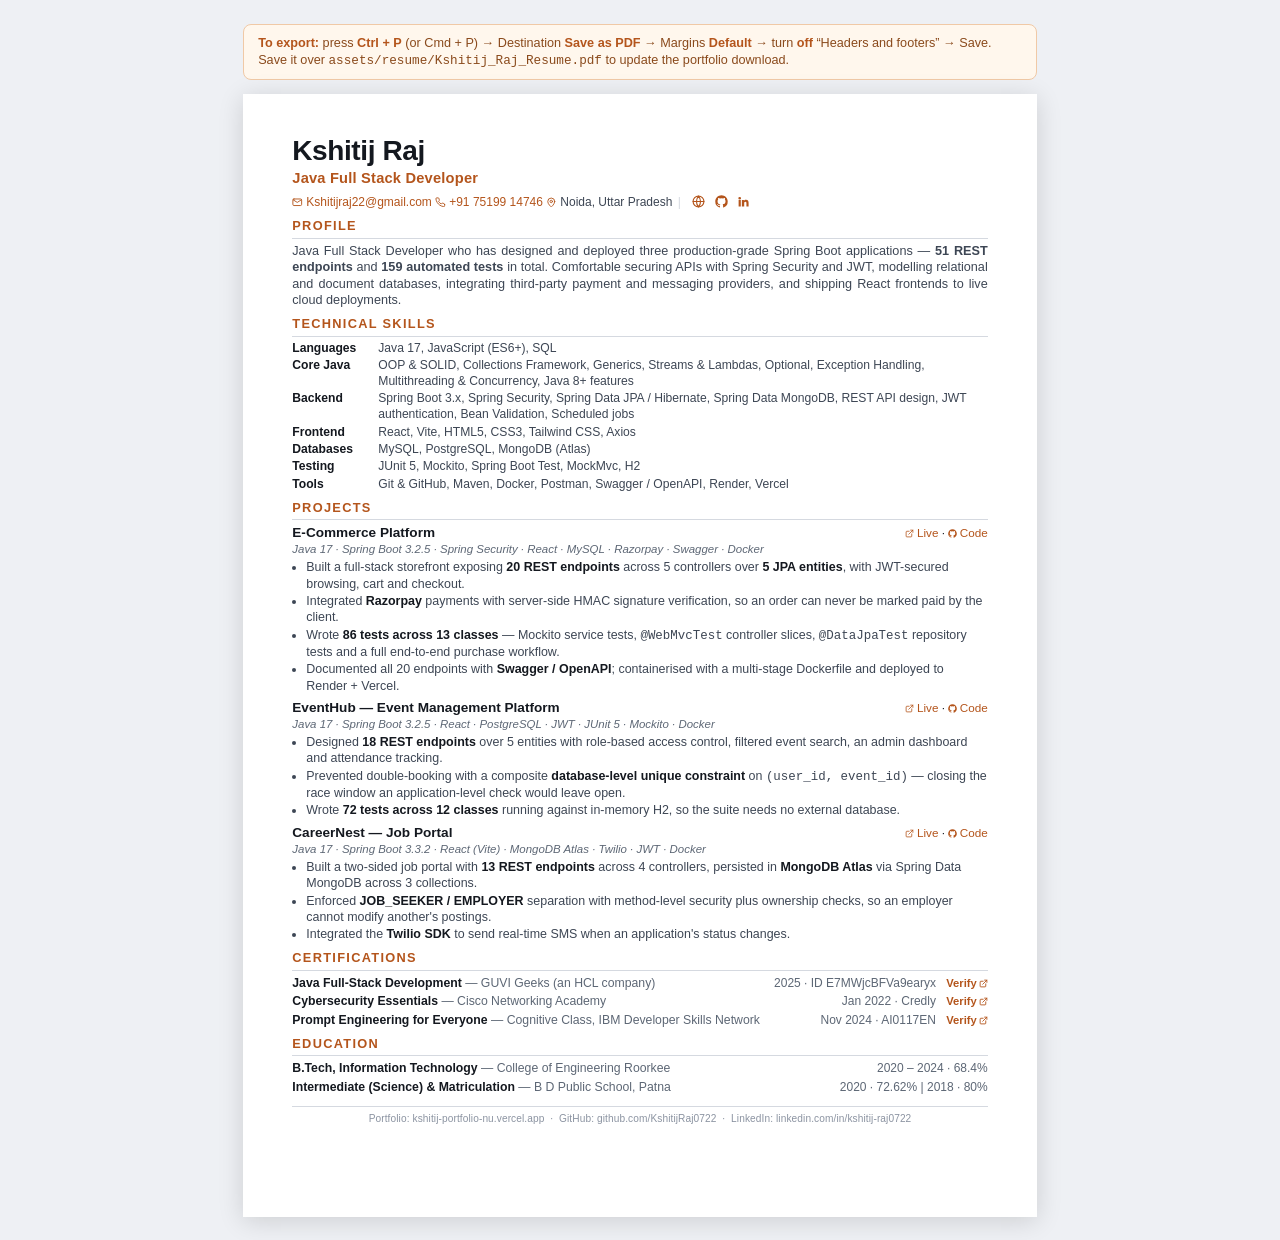
<file: resume.html>
<!DOCTYPE html>
<html lang="en">
<head>
<meta charset="UTF-8" />
<meta name="viewport" content="width=device-width, initial-scale=1.0" />
<title>Kshitij Raj — Résumé</title>
<style>
/* ==========================================================================
   Print-ready résumé. Open in a browser → Ctrl/Cmd + P → Save as PDF.
   Set margins to "Default" and DISABLE "Headers and footers".
   Single column, real text, standard headings — parses cleanly in ATS.
   ========================================================================== */

:root {
  --ink:      #14181f;
  --ink-mid:  #3d4654;
  --ink-dim:  #5d6775;
  --accent:   #b4551c;
  --rule:     #d5d9e0;
}

* { box-sizing: border-box; margin: 0; }

body {
  font-family: "Segoe UI", -apple-system, BlinkMacSystemFont, Arial, sans-serif;
  font-size: 9.9pt;
  line-height: 1.31;
  color: var(--ink);
  background: #eef0f4;
  padding: 24px 12px;
}

.page {
  width: 210mm;
  min-height: 297mm;
  margin: 0 auto;
  padding: 11mm 13mm 10mm;
  background: #fff;
  box-shadow: 0 4px 24px rgba(0, 0, 0, .14);
}

a { color: var(--accent); text-decoration: none; }

/* ---------- Header ---------- */
.name {
  font-size: 21pt;
  font-weight: 700;
  letter-spacing: -.4px;
  line-height: 1.1;
}
.role {
  font-size: 11pt;
  font-weight: 600;
  color: var(--accent);
  margin-top: 2px;
  letter-spacing: .2px;
}
.contact {
  margin-top: 5px;
  font-size: 9pt;
  color: var(--ink-mid);
  line-height: 1.5;
}
.contact span { white-space: nowrap; }
.contact span::after { content: "   "; }
.contact span:last-child::after { content: ""; }

/* Inline icons sit beside the text, never replace it — ATS parsers read the
   text, people read the icon. */
.ico {
  width: 10.5px; height: 10.5px;
  vertical-align: -1.5px; margin-right: 3.5px;
  stroke: var(--accent); fill: none;
  stroke-width: 2.1; stroke-linecap: round; stroke-linejoin: round;
}
.ico--solid { fill: var(--accent); stroke: none; }
.ico--sm { width: 9px; height: 9px; vertical-align: -1px; margin-right: 2.5px; }

/* Icon-only links carry no label, so give them a little more presence. */
.ico--lg { width: 13px; height: 13px; vertical-align: -2.5px; margin-right: 0; }
.ilink { display: inline-block; padding: 0 3px; }
.sep { color: var(--rule); margin: 0 5px 0 2px; }

/* Machine-readable copy of the three icon links. Sits in the spare space at the
   foot of the page, so the compact header costs nothing in ATS parsing. */
.contact-fallback {
  margin-top: 10px; padding-top: 5px;
  border-top: 1px solid var(--rule);
  font-size: 7.6pt; color: #8b93a1; text-align: center; letter-spacing: .1px;
}

/* ---------- Sections ---------- */
h2 {
  font-size: 9.6pt;
  font-weight: 700;
  letter-spacing: 1.3px;
  text-transform: uppercase;
  color: var(--accent);
  margin: 7px 0 4px;
  padding-bottom: 3px;
  border-bottom: 1.2px solid var(--rule);
}

p.summary { font-size: 9.5pt; color: var(--ink-mid); text-align: justify; }

/* ---------- Skills ---------- */
.skills { display: grid; grid-template-columns: 76px 1fr; gap: 1.5px 10px; font-size: 9.1pt; }
.skills dt { font-weight: 700; color: var(--ink); }
.skills dd { color: var(--ink-mid); margin: 0; }

/* ---------- Projects ---------- */
.proj { margin-bottom: 5.5px; break-inside: avoid; }
.proj:last-child { margin-bottom: 2px; }

.proj__head {
  display: flex; justify-content: space-between; align-items: baseline; gap: 12px;
}
.proj__name { font-size: 10.2pt; font-weight: 700; }
.proj__links { font-size: 8.8pt; white-space: nowrap; }

.proj__stack {
  font-size: 8.6pt; color: var(--ink-dim); margin: 0 0 2px; font-style: italic;
}

.proj ul { margin: 0; padding-left: 14px; }
.proj li { font-size: 9.35pt; color: var(--ink-mid); margin-bottom: 1px; }
.proj li strong { color: var(--ink); font-weight: 600; }

/* ---------- Certifications & education ---------- */
.rows { display: grid; gap: 2px; }
.row {
  display: flex; justify-content: space-between; align-items: baseline; gap: 12px;
  font-size: 9.2pt;
}
.row__main { color: var(--ink); }
.row__main b { font-weight: 700; }
.row__main span { color: var(--ink-dim); }
.row__meta { color: var(--ink-dim); font-size: 9pt; white-space: nowrap; }
.verify { margin-left: 7px; font-size: 8.4pt; font-weight: 600; white-space: nowrap; }
.verify .ico { stroke-width: 2.4; margin: 0 0 0 2px; }

/* ---------- Print ---------- */
@media print {
  @page { size: A4; margin: 11mm 12mm; }
  body { background: #fff; padding: 0; font-size: 9.9pt; }
  .page { width: auto; min-height: 0; margin: 0; padding: 0; box-shadow: none; }
  a { color: var(--accent); }
  .no-print { display: none !important; }
}

/* On-screen hint only */
.no-print {
  max-width: 210mm; margin: 0 auto 14px;
  padding: 10px 14px; border-radius: 8px;
  background: #fff7ed; border: 1px solid #f0c9a6;
  font-size: 9.5pt; color: #8a4a1c;
}
.no-print b { color: #b4551c; }
</style>
</head>
<body>

<div class="no-print">
  <b>To export:</b> press <b>Ctrl&nbsp;+&nbsp;P</b> (or Cmd&nbsp;+&nbsp;P) → Destination
  <b>Save as PDF</b> → Margins <b>Default</b> → turn <b>off</b> “Headers and footers” → Save.
  Save it over <code>assets/resume/Kshitij_Raj_Resume.pdf</code> to update the portfolio download.
</div>

<div class="page">

  <header>
    <div class="name">Kshitij Raj</div>
    <div class="role">Java Full Stack Developer</div>
    <div class="contact">
      <span><svg class="ico" viewBox="0 0 24 24" aria-hidden="true"><rect x="2" y="4.5" width="20" height="15" rx="2.5"/><path d="m2.6 6.4 9.4 6 9.4-6"/></svg><a href="mailto:Kshitijraj22@gmail.com" title="Email Kshitij Raj">Kshitijraj22@gmail.com</a></span>
      <span><svg class="ico" viewBox="0 0 24 24" aria-hidden="true"><path d="M22 16.9v3a2 2 0 0 1-2.2 2 19.8 19.8 0 0 1-8.6-3.1 19.5 19.5 0 0 1-6-6A19.8 19.8 0 0 1 2.1 4.2 2 2 0 0 1 4.1 2h3a2 2 0 0 1 2 1.7c.1 1 .4 1.9.7 2.8a2 2 0 0 1-.5 2.1L8.1 9.9a16 16 0 0 0 6 6l1.3-1.3a2 2 0 0 1 2.1-.4c.9.3 1.8.6 2.8.7a2 2 0 0 1 1.7 2z"/></svg><a href="tel:+917519914746" title="Call Kshitij Raj">+91 75199 14746</a></span>
      <span><svg class="ico" viewBox="0 0 24 24" aria-hidden="true"><path d="M20 10.4c0 5.6-8 12.6-8 12.6s-8-7-8-12.6a8 8 0 0 1 16 0z"/><circle cx="12" cy="10.2" r="2.8"/></svg>Noida, Uttar Pradesh</span>
      <span class="sep" aria-hidden="true">|</span>
      <span><a class="ilink" href="https://kshitij-portfolio-nu.vercel.app/" title="Portfolio — kshitij-portfolio-nu.vercel.app" aria-label="Portfolio website"><svg class="ico ico--lg" viewBox="0 0 24 24" aria-hidden="true"><circle cx="12" cy="12" r="10"/><path d="M2 12h20M12 2a15.3 15.3 0 0 1 0 20a15.3 15.3 0 0 1 0-20z"/></svg></a></span>
      <span><a class="ilink" href="https://github.com/KshitijRaj0722" title="GitHub — github.com/KshitijRaj0722" aria-label="GitHub profile"><svg class="ico ico--lg ico--solid" viewBox="0 0 24 24" aria-hidden="true"><path d="M12 .5C5.65.5.5 5.65.5 12a11.5 11.5 0 0 0 7.86 10.92c.58.1.79-.25.79-.56v-2c-3.2.7-3.88-1.37-3.88-1.37-.53-1.34-1.29-1.7-1.29-1.7-1.05-.72.08-.7.08-.7 1.16.08 1.77 1.2 1.77 1.2 1.03 1.77 2.7 1.26 3.36.96.1-.75.4-1.26.73-1.55-2.55-.29-5.24-1.28-5.24-5.7 0-1.26.45-2.29 1.19-3.1-.12-.29-.52-1.46.11-3.05 0 0 .97-.31 3.18 1.18a11 11 0 0 1 5.79 0c2.2-1.5 3.17-1.18 3.17-1.18.63 1.59.24 2.76.12 3.05.74.81 1.19 1.84 1.19 3.1 0 4.43-2.7 5.4-5.27 5.69.41.36.78 1.06.78 2.14v3.17c0 .31.21.67.8.56A11.5 11.5 0 0 0 23.5 12C23.5 5.65 18.35.5 12 .5z"/></svg></a></span>
      <span><a class="ilink" href="https://www.linkedin.com/in/kshitij-raj0722" title="LinkedIn — linkedin.com/in/kshitij-raj0722" aria-label="LinkedIn profile"><svg class="ico ico--lg ico--solid" viewBox="0 0 24 24" aria-hidden="true"><path d="M4.98 3.5a2.5 2.5 0 1 1 0 5 2.5 2.5 0 0 1 0-5zM3 9h4v12H3zM9 9h3.8v1.7h.05c.53-.95 1.83-1.95 3.77-1.95 4.03 0 4.78 2.5 4.78 5.75V21h-4v-5.6c0-1.34-.03-3.07-1.9-3.07-1.9 0-2.2 1.46-2.2 2.97V21H9z"/></svg></a></span>
    </div>
  </header>

  <h2>Profile</h2>
  <p class="summary">
    Java Full Stack Developer who has designed and deployed three production-grade
    Spring&nbsp;Boot applications — <strong>51 REST endpoints</strong> and <strong>159 automated
    tests</strong> in total. Comfortable securing APIs with Spring Security and JWT, modelling
    relational and document databases, integrating third-party payment and messaging
    providers, and shipping React frontends to live cloud deployments.
  </p>

  <h2>Technical Skills</h2>
  <dl class="skills">
    <dt>Languages</dt>
    <dd>Java 17, JavaScript (ES6+), SQL</dd>

    <dt>Core Java</dt>
    <dd>OOP &amp; SOLID, Collections Framework, Generics, Streams &amp; Lambdas, Optional,
        Exception Handling, Multithreading &amp; Concurrency, Java&nbsp;8+ features</dd>

    <dt>Backend</dt>
    <dd>Spring Boot 3.x, Spring Security, Spring Data JPA / Hibernate, Spring Data MongoDB,
        REST API design, JWT authentication, Bean Validation, Scheduled jobs</dd>

    <dt>Frontend</dt>
    <dd>React, Vite, HTML5, CSS3, Tailwind CSS, Axios</dd>

    <dt>Databases</dt>
    <dd>MySQL, PostgreSQL, MongoDB (Atlas)</dd>

    <dt>Testing</dt>
    <dd>JUnit 5, Mockito, Spring Boot Test, MockMvc, H2</dd>

    <dt>Tools</dt>
    <dd>Git &amp; GitHub, Maven, Docker, Postman, Swagger / OpenAPI, Render, Vercel</dd>
  </dl>

  <h2>Projects</h2>

  <div class="proj">
    <div class="proj__head">
      <div class="proj__name">E-Commerce Platform</div>
      <div class="proj__links">
        <a href="https://e-commerce-website-sable-pi.vercel.app/"><svg class="ico ico--sm" viewBox="0 0 24 24" aria-hidden="true"><path d="M18 13v6a2 2 0 0 1-2 2H5a2 2 0 0 1-2-2V8a2 2 0 0 1 2-2h6M15 3h6v6M10 14 21 3"/></svg>Live</a> ·
        <a href="https://github.com/KshitijRaj0722/E-Commerce-website"><svg class="ico ico--sm ico--solid" viewBox="0 0 24 24" aria-hidden="true"><path d="M12 .5C5.65.5.5 5.65.5 12a11.5 11.5 0 0 0 7.86 10.92c.58.1.79-.25.79-.56v-2c-3.2.7-3.88-1.37-3.88-1.37-.53-1.34-1.29-1.7-1.29-1.7-1.05-.72.08-.7.08-.7 1.16.08 1.77 1.2 1.77 1.2 1.03 1.77 2.7 1.26 3.36.96.1-.75.4-1.26.73-1.55-2.55-.29-5.24-1.28-5.24-5.7 0-1.26.45-2.29 1.19-3.1-.12-.29-.52-1.46.11-3.05 0 0 .97-.31 3.18 1.18a11 11 0 0 1 5.79 0c2.2-1.5 3.17-1.18 3.17-1.18.63 1.59.24 2.76.12 3.05.74.81 1.19 1.84 1.19 3.1 0 4.43-2.7 5.4-5.27 5.69.41.36.78 1.06.78 2.14v3.17c0 .31.21.67.8.56A11.5 11.5 0 0 0 23.5 12C23.5 5.65 18.35.5 12 .5z"/></svg>Code</a>
      </div>
    </div>
    <div class="proj__stack">Java 17 · Spring Boot 3.2.5 · Spring Security · React · MySQL · Razorpay · Swagger · Docker</div>
    <ul>
      <li>Built a full-stack storefront exposing <strong>20 REST endpoints</strong> across
          5 controllers over <strong>5 JPA entities</strong>, with JWT-secured browsing,
          cart and checkout.</li>
      <li>Integrated <strong>Razorpay</strong> payments with server-side HMAC signature
          verification, so an order can never be marked paid by the client.</li>
      <li>Wrote <strong>86 tests across 13 classes</strong> — Mockito service tests,
          <code>@WebMvcTest</code> controller slices, <code>@DataJpaTest</code> repository
          tests and a full end-to-end purchase workflow.</li>
      <li>Documented all 20 endpoints with <strong>Swagger / OpenAPI</strong>; containerised with
          a multi-stage Dockerfile and deployed to Render + Vercel.</li>
    </ul>
  </div>

  <div class="proj">
    <div class="proj__head">
      <div class="proj__name">EventHub — Event Management Platform</div>
      <div class="proj__links">
        <a href="https://event-management-system-1qiv.vercel.app/"><svg class="ico ico--sm" viewBox="0 0 24 24" aria-hidden="true"><path d="M18 13v6a2 2 0 0 1-2 2H5a2 2 0 0 1-2-2V8a2 2 0 0 1 2-2h6M15 3h6v6M10 14 21 3"/></svg>Live</a> ·
        <a href="https://github.com/KshitijRaj0722/EventManagementSystem"><svg class="ico ico--sm ico--solid" viewBox="0 0 24 24" aria-hidden="true"><path d="M12 .5C5.65.5.5 5.65.5 12a11.5 11.5 0 0 0 7.86 10.92c.58.1.79-.25.79-.56v-2c-3.2.7-3.88-1.37-3.88-1.37-.53-1.34-1.29-1.7-1.29-1.7-1.05-.72.08-.7.08-.7 1.16.08 1.77 1.2 1.77 1.2 1.03 1.77 2.7 1.26 3.36.96.1-.75.4-1.26.73-1.55-2.55-.29-5.24-1.28-5.24-5.7 0-1.26.45-2.29 1.19-3.1-.12-.29-.52-1.46.11-3.05 0 0 .97-.31 3.18 1.18a11 11 0 0 1 5.79 0c2.2-1.5 3.17-1.18 3.17-1.18.63 1.59.24 2.76.12 3.05.74.81 1.19 1.84 1.19 3.1 0 4.43-2.7 5.4-5.27 5.69.41.36.78 1.06.78 2.14v3.17c0 .31.21.67.8.56A11.5 11.5 0 0 0 23.5 12C23.5 5.65 18.35.5 12 .5z"/></svg>Code</a>
      </div>
    </div>
    <div class="proj__stack">Java 17 · Spring Boot 3.2.5 · React · PostgreSQL · JWT · JUnit 5 · Mockito · Docker</div>
    <ul>
      <li>Designed <strong>18 REST endpoints</strong> over 5 entities with role-based access
          control, filtered event search, an admin dashboard and attendance tracking.</li>
      <li>Prevented double-booking with a composite <strong>database-level unique
          constraint</strong> on <code>(user_id, event_id)</code> — closing the race window
          an application-level check would leave open.</li>
      <li>Wrote <strong>72 tests across 12 classes</strong> running against in-memory H2, so
          the suite needs no external database.</li>
    </ul>
  </div>

  <div class="proj">
    <div class="proj__head">
      <div class="proj__name">CareerNest — Job Portal</div>
      <div class="proj__links">
        <a href="https://careernest-rho.vercel.app/"><svg class="ico ico--sm" viewBox="0 0 24 24" aria-hidden="true"><path d="M18 13v6a2 2 0 0 1-2 2H5a2 2 0 0 1-2-2V8a2 2 0 0 1 2-2h6M15 3h6v6M10 14 21 3"/></svg>Live</a> ·
        <a href="https://github.com/KshitijRaj0722/careernest"><svg class="ico ico--sm ico--solid" viewBox="0 0 24 24" aria-hidden="true"><path d="M12 .5C5.65.5.5 5.65.5 12a11.5 11.5 0 0 0 7.86 10.92c.58.1.79-.25.79-.56v-2c-3.2.7-3.88-1.37-3.88-1.37-.53-1.34-1.29-1.7-1.29-1.7-1.05-.72.08-.7.08-.7 1.16.08 1.77 1.2 1.77 1.2 1.03 1.77 2.7 1.26 3.36.96.1-.75.4-1.26.73-1.55-2.55-.29-5.24-1.28-5.24-5.7 0-1.26.45-2.29 1.19-3.1-.12-.29-.52-1.46.11-3.05 0 0 .97-.31 3.18 1.18a11 11 0 0 1 5.79 0c2.2-1.5 3.17-1.18 3.17-1.18.63 1.59.24 2.76.12 3.05.74.81 1.19 1.84 1.19 3.1 0 4.43-2.7 5.4-5.27 5.69.41.36.78 1.06.78 2.14v3.17c0 .31.21.67.8.56A11.5 11.5 0 0 0 23.5 12C23.5 5.65 18.35.5 12 .5z"/></svg>Code</a>
      </div>
    </div>
    <div class="proj__stack">Java 17 · Spring Boot 3.3.2 · React (Vite) · MongoDB Atlas · Twilio · JWT · Docker</div>
    <ul>
      <li>Built a two-sided job portal with <strong>13 REST endpoints</strong> across
          4 controllers, persisted in <strong>MongoDB Atlas</strong> via Spring Data MongoDB
          across 3 collections.</li>
      <li>Enforced <strong>JOB_SEEKER / EMPLOYER</strong> separation with method-level
          security plus ownership checks, so an employer cannot modify another's postings.</li>
      <li>Integrated the <strong>Twilio SDK</strong> to send real-time SMS when an
          application's status changes.</li>
    </ul>
  </div>

  <h2>Certifications</h2>
  <div class="rows">
    <div class="row">
      <div class="row__main"><b>Java Full-Stack Development</b> <span>— GUVI Geeks (an HCL company)</span></div>
      <div class="row__meta">2025 · ID E7MWjcBFVa9earyx <a class="verify" href="https://kshitij-portfolio-nu.vercel.app/assets/certificates/guvi-fullstack.png" title="View the GUVI certificate">Verify<svg class="ico ico--sm" viewBox="0 0 24 24" aria-hidden="true"><path d="M18 13v6a2 2 0 0 1-2 2H5a2 2 0 0 1-2-2V8a2 2 0 0 1 2-2h6M15 3h6v6M10 14 21 3"/></svg></a></div>
    </div>
    <div class="row">
      <div class="row__main"><b>Cybersecurity Essentials</b> <span>— Cisco Networking Academy</span></div>
      <div class="row__meta">Jan 2022 · Credly <a class="verify" href="https://www.credly.com/badges/00215311-7ad1-4dd8-a6b1-9b165104d277/public_url" title="Verify the Cisco badge on Credly">Verify<svg class="ico ico--sm" viewBox="0 0 24 24" aria-hidden="true"><path d="M18 13v6a2 2 0 0 1-2 2H5a2 2 0 0 1-2-2V8a2 2 0 0 1 2-2h6M15 3h6v6M10 14 21 3"/></svg></a></div>
    </div>
    <div class="row">
      <div class="row__main"><b>Prompt Engineering for Everyone</b> <span>— Cognitive Class, IBM Developer Skills Network</span></div>
      <div class="row__meta">Nov 2024 · AI0117EN <a class="verify" href="https://courses.cognitiveclass.ai/certificates/b6ebac243ee6422d9aec54de2029f546" title="Verify on Cognitive Class">Verify<svg class="ico ico--sm" viewBox="0 0 24 24" aria-hidden="true"><path d="M18 13v6a2 2 0 0 1-2 2H5a2 2 0 0 1-2-2V8a2 2 0 0 1 2-2h6M15 3h6v6M10 14 21 3"/></svg></a></div>
    </div>
  </div>

  <h2>Education</h2>
  <div class="rows">
    <div class="row">
      <div class="row__main"><b>B.Tech, Information Technology</b> <span>— College of Engineering Roorkee</span></div>
      <div class="row__meta">2020 – 2024 · 68.4%</div>
    </div>
    <div class="row">
      <div class="row__main"><b>Intermediate (Science) &amp; Matriculation</b> <span>— B D Public School, Patna</span></div>
      <div class="row__meta">2020 · 72.62%  |  2018 · 80%</div>
    </div>
  </div>


  <p class="contact-fallback">
    Portfolio: kshitij-portfolio-nu.vercel.app &nbsp;·&nbsp;
    GitHub: github.com/KshitijRaj0722 &nbsp;·&nbsp;
    LinkedIn: linkedin.com/in/kshitij-raj0722
  </p>

</div>
</body>
</html>
</file>
